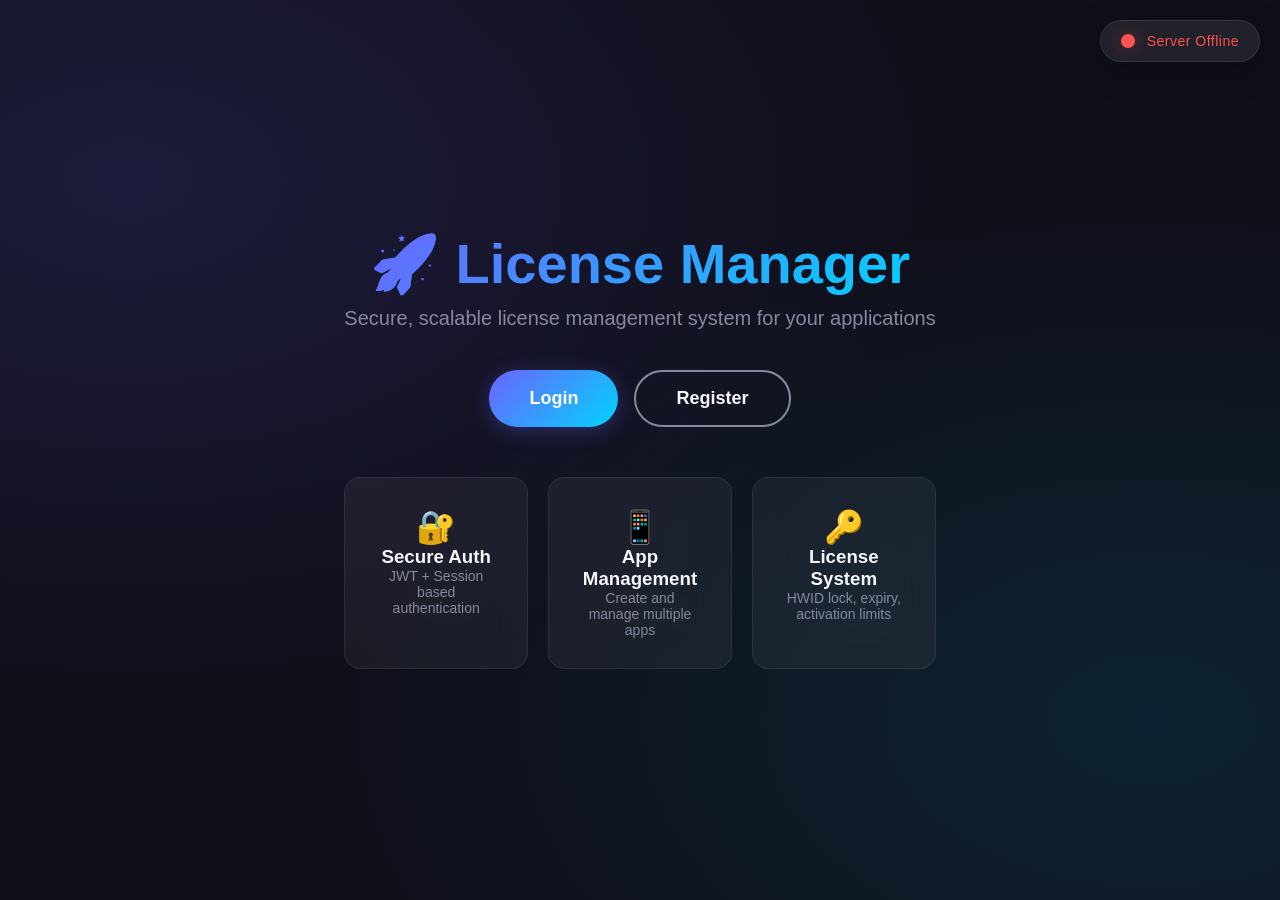
<file: frountend/index.html>
<!DOCTYPE html>
<html lang="en">
<head>
    <meta charset="UTF-8">
    <meta name="viewport" content="width=device-width, initial-scale=1.0">
    <title>License Management System</title>
    <link rel="stylesheet" href="css/style.css">
</head>
<body>
    <!-- Server Status -->
    <div class="server-status">
        <div class="status-dot checking" id="statusDot"></div>
        <span class="status-text checking" id="statusText">Checking...</span>
    </div>

    <!-- Main Content -->
    <div class="container" style="min-height: 100vh; display: flex; align-items: center; justify-content: center; flex-direction: column; text-align: center;">
        <div style="max-width: 700px;">
            <h1 style="font-size: 56px; font-weight: 800; margin-bottom: 10px; background: linear-gradient(135deg, #6C63FF, #00D4FF); -webkit-background-clip: text; -webkit-text-fill-color: transparent;">
                🚀 License Manager
            </h1>
            <p style="font-size: 20px; color: var(--gray); margin-bottom: 40px;">
                Secure, scalable license management system for your applications
            </p>
            
            <div style="display: flex; gap: 16px; justify-content: center; flex-wrap: wrap;">
                <a href="/login.html" class="btn btn-primary btn-lg">Login</a>
                <a href="/register.html" class="btn btn-outline btn-lg">Register</a>
            </div>
            
            <div style="margin-top: 50px; display: grid; grid-template-columns: repeat(auto-fit, minmax(180px, 1fr)); gap: 20px;">
                <div class="card">
                    <div style="font-size: 32px;">🔐</div>
                    <h3>Secure Auth</h3>
                    <p style="color: var(--gray); font-size: 14px;">JWT + Session based authentication</p>
                </div>
                <div class="card">
                    <div style="font-size: 32px;">📱</div>
                    <h3>App Management</h3>
                    <p style="color: var(--gray); font-size: 14px;">Create and manage multiple apps</p>
                </div>
                <div class="card">
                    <div style="font-size: 32px;">🔑</div>
                    <h3>License System</h3>
                    <p style="color: var(--gray); font-size: 14px;">HWID lock, expiry, activation limits</p>
                </div>
            </div>
        </div>
    </div>

    <script src="js/main.js"></script>
</body>
</html>
</file>
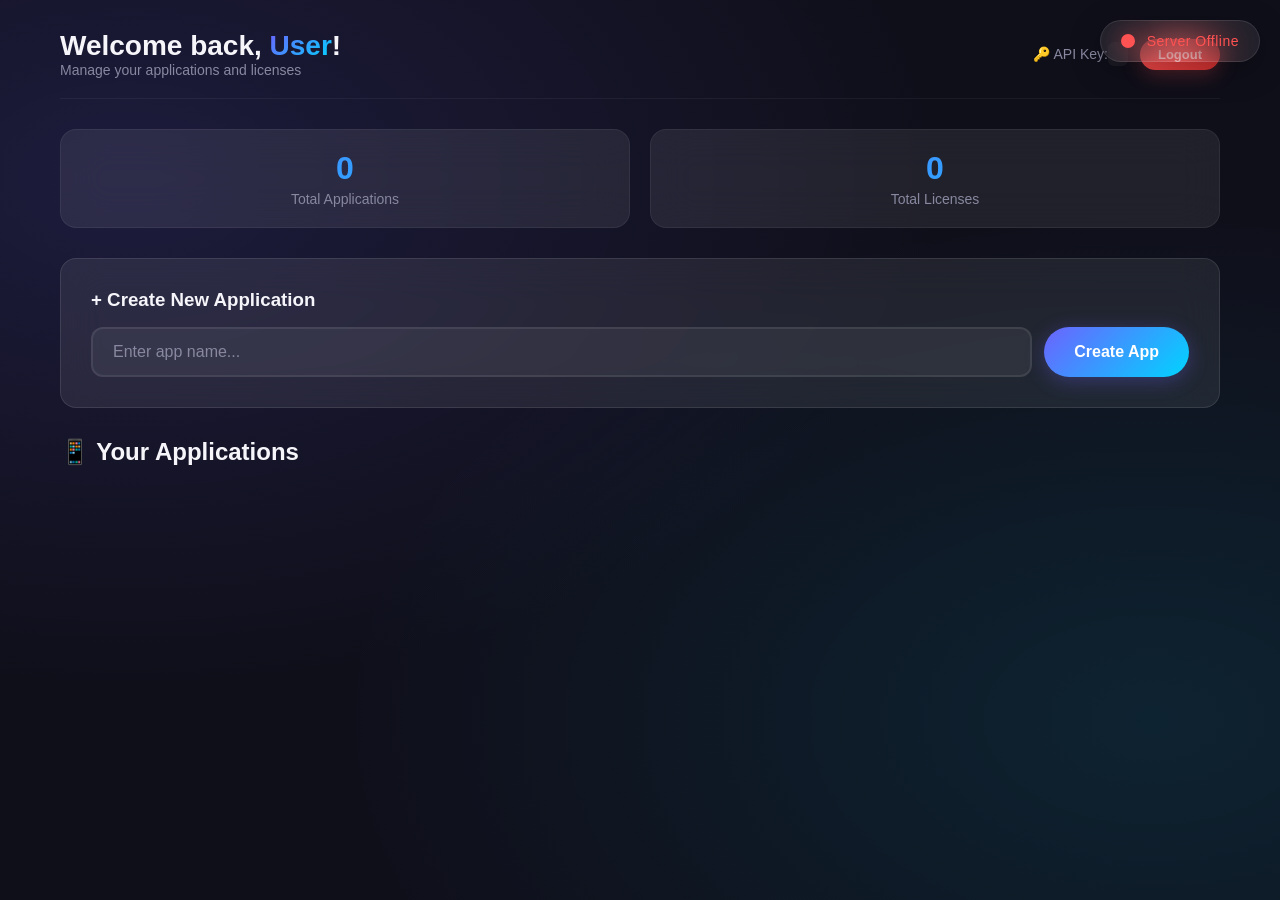
<file: frountend/dashboard.html>
<!DOCTYPE html>
<html lang="en">
<head>
    <meta charset="UTF-8">
    <meta name="viewport" content="width=device-width, initial-scale=1.0">
    <title>Dashboard</title>
    <link rel="stylesheet" href="css/style.css">
</head>
<body>
    <!-- Server Status -->
    <div class="server-status">
        <div class="status-dot checking" id="statusDot"></div>
        <span class="status-text checking" id="statusText">Checking...</span>
    </div>

    <!-- Dashboard -->
    <div class="container">
        <!-- Header -->
        <div class="dashboard-header flex-between">
            <div>
                <h1>Welcome back, <span id="username">User</span>!</h1>
                <p class="user-info">Manage your applications and licenses</p>
            </div>
            <div style="display: flex; gap: 12px; align-items: center;">
                <span style="color: var(--gray); font-size: 14px;">🔑 API Key: <code id="apiKey" style="background: rgba(255,255,255,0.05); padding: 4px 10px; border-radius: 6px;"></code></span>
                <button class="btn btn-danger btn-sm" onclick="logout()">Logout</button>
            </div>
        </div>

        <!-- Stats -->
        <div class="stats-grid">
            <div class="stat-card">
                <div class="number" id="totalApps">0</div>
                <div class="label">Total Applications</div>
            </div>
            <div class="stat-card">
                <div class="number" id="totalLicenses">0</div>
                <div class="label">Total Licenses</div>
            </div>
        </div>

        <!-- Create App -->
        <div class="card-glass" style="margin-bottom: 30px;">
            <h3 style="margin-bottom: 16px;">+ Create New Application</h3>
            <form id="createAppForm" style="display: flex; gap: 12px; flex-wrap: wrap;">
                <input type="text" class="form-control" id="appName" placeholder="Enter app name..." style="flex: 1; min-width: 200px;">
                <button type="submit" class="btn btn-primary">Create App</button>
            </form>
        </div>

        <!-- Applications -->
        <h2 style="margin-bottom: 20px;">📱 Your Applications</h2>
        <div id="appList" class="app-grid"></div>
    </div>

    <script src="js/main.js"></script>
    <script src="js/dashboard.js"></script>
</body>
</html>
</file>
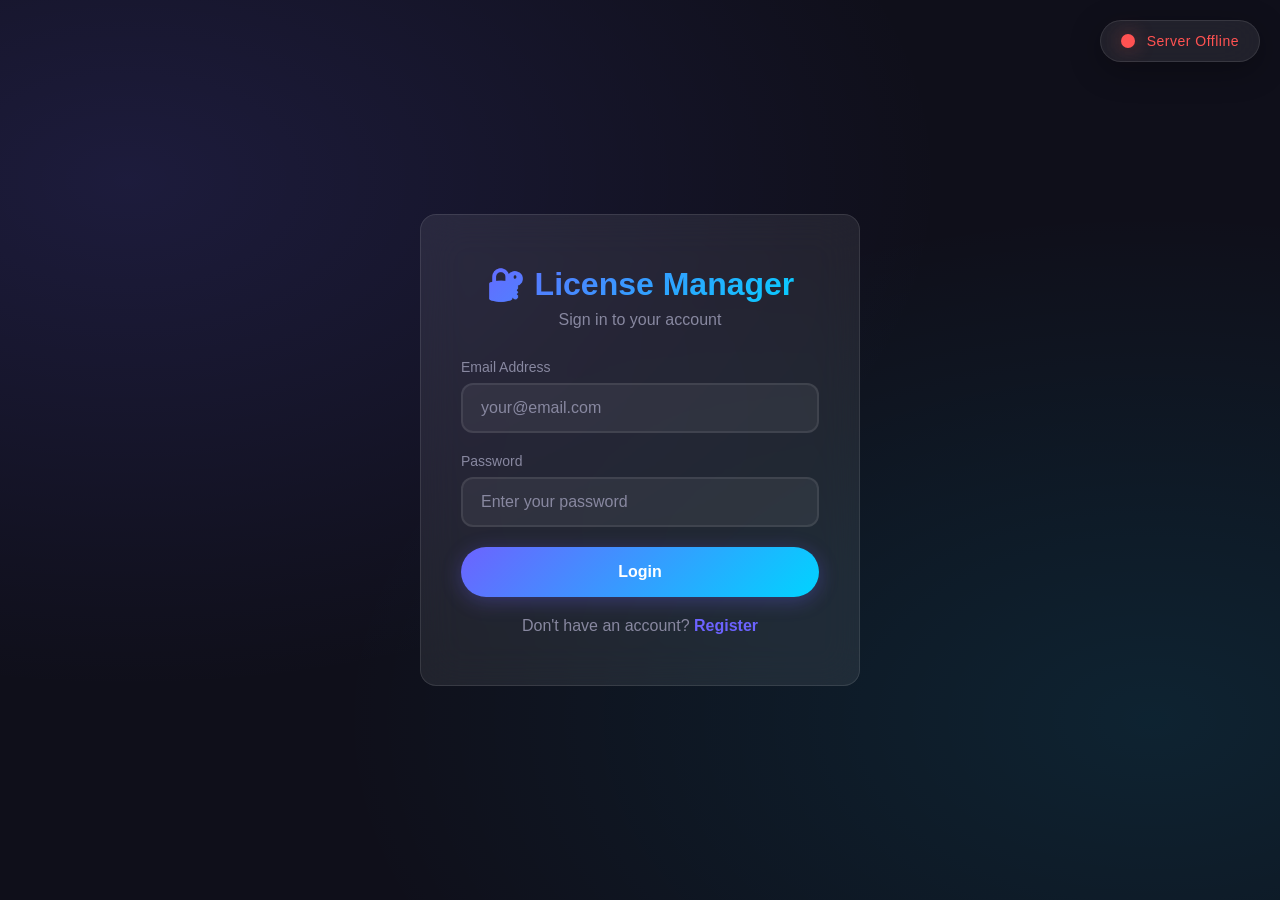
<file: frountend/login.html>
<!DOCTYPE html>
<html lang="en">
<head>
    <meta charset="UTF-8">
    <meta name="viewport" content="width=device-width, initial-scale=1.0">
    <title>Login</title>
    <link rel="stylesheet" href="css/style.css">
</head>
<body>
    <!-- Server Status -->
    <div class="server-status">
        <div class="status-dot checking" id="statusDot"></div>
        <span class="status-text checking" id="statusText">Checking...</span>
    </div>

    <div class="auth-container">
        <div class="auth-card card-glass">
            <div class="logo">🔐 License Manager</div>
            <p class="subtitle">Sign in to your account</p>
            
            <form id="loginForm">
                <div class="form-group">
                    <label>Email Address</label>
                    <input type="email" class="form-control" id="email" placeholder="your@email.com" required>
                </div>
                <div class="form-group">
                    <label>Password</label>
                    <input type="password" class="form-control" id="password" placeholder="Enter your password" required>
                </div>
                <div id="loginMessage" style="margin-bottom: 12px; font-size: 14px;"></div>
                <button type="submit" class="btn btn-primary">Login</button>
            </form>
            
            <div class="auth-footer">
                Don't have an account? <a href="/register.html">Register</a>
            </div>
        </div>
    </div>

    <script src="js/main.js"></script>
    <script src="js/auth.js"></script>
</body>
</html>
</file>
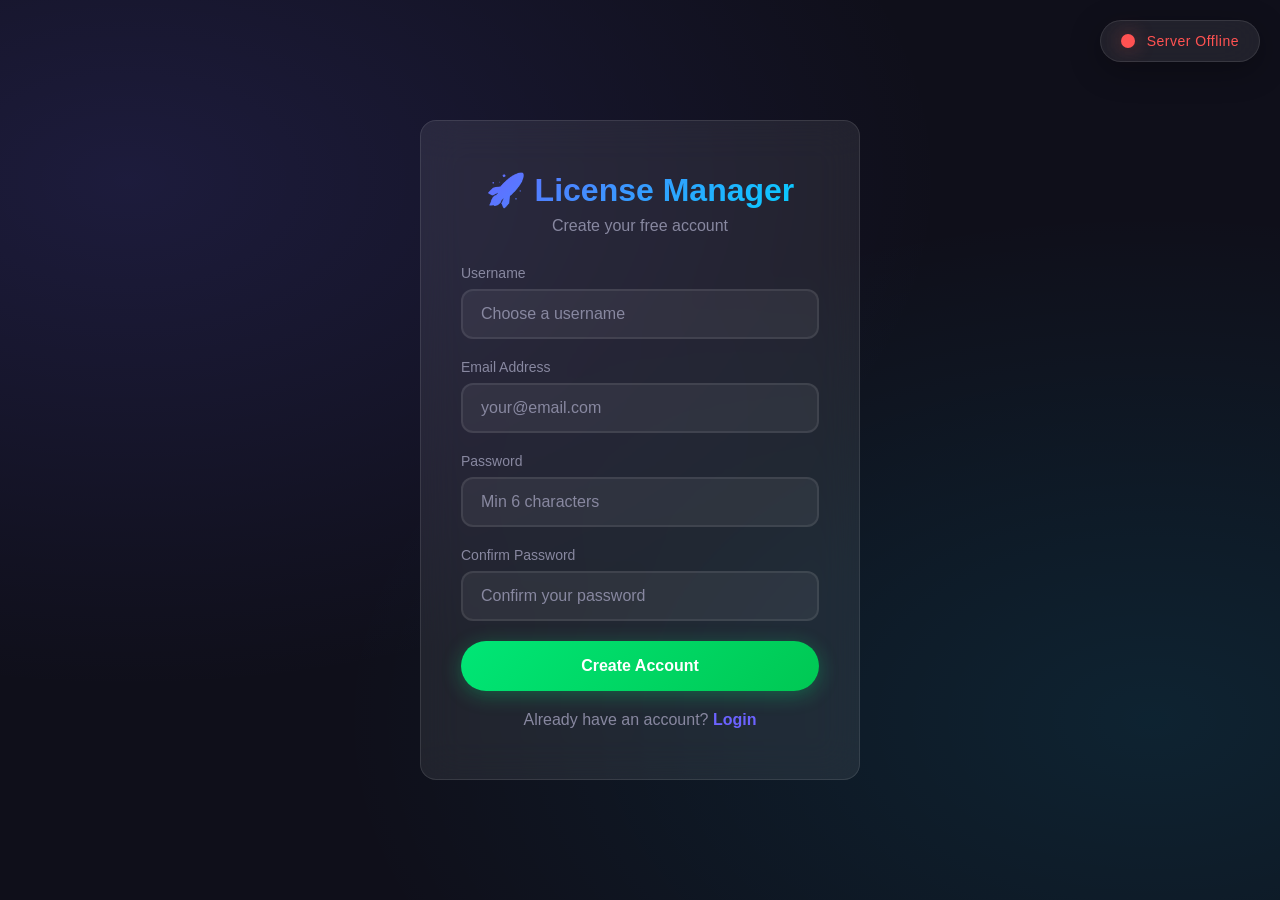
<file: frountend/register.html>
<!DOCTYPE html>
<html lang="en">
<head>
    <meta charset="UTF-8">
    <meta name="viewport" content="width=device-width, initial-scale=1.0">
    <title>Register</title>
    <link rel="stylesheet" href="css/style.css">
</head>
<body>
    <!-- Server Status -->
    <div class="server-status">
        <div class="status-dot checking" id="statusDot"></div>
        <span class="status-text checking" id="statusText">Checking...</span>
    </div>

    <div class="auth-container">
        <div class="auth-card card-glass">
            <div class="logo">🚀 License Manager</div>
            <p class="subtitle">Create your free account</p>
            
            <form id="registerForm">
                <div class="form-group">
                    <label>Username</label>
                    <input type="text" class="form-control" id="username" placeholder="Choose a username" required>
                </div>
                <div class="form-group">
                    <label>Email Address</label>
                    <input type="email" class="form-control" id="email" placeholder="your@email.com" required>
                </div>
                <div class="form-group">
                    <label>Password</label>
                    <input type="password" class="form-control" id="password" placeholder="Min 6 characters" required>
                </div>
                <div class="form-group">
                    <label>Confirm Password</label>
                    <input type="password" class="form-control" id="confirmPassword" placeholder="Confirm your password" required>
                </div>
                <div id="registerMessage" style="margin-bottom: 12px; font-size: 14px;"></div>
                <button type="submit" class="btn btn-success">Create Account</button>
            </form>
            
            <div class="auth-footer">
                Already have an account? <a href="/login.html">Login</a>
            </div>
        </div>
    </div>

    <script src="js/main.js"></script>
    <script src="js/auth.js"></script>
</body>
</html>
</file>
<file: frountend/css/style.css>
/* ==================== ROOT VARIABLES ==================== */
:root {
    --primary: #6C63FF;
    --primary-dark: #5A52D5;
    --primary-light: #8B83FF;
    --secondary: #00D4FF;
    --success: #00E676;
    --danger: #FF5252;
    --warning: #FFB300;
    --dark: #1A1A2E;
    --darker: #0F0F1A;
    --light: #F5F5FA;
    --gray: #8888A0;
    --card-bg: rgba(255, 255, 255, 0.05);
    --glass: rgba(255, 255, 255, 0.08);
    --shadow: 0 8px 32px rgba(0, 0, 0, 0.3);
    --radius: 16px;
    --transition: all 0.3s cubic-bezier(0.4, 0, 0.2, 1);
}

/* ==================== RESET & BASE ==================== */
* {
    margin: 0;
    padding: 0;
    box-sizing: border-box;
}

body {
    font-family: 'Segoe UI', Tahoma, Geneva, Verdana, sans-serif;
    background: var(--darker);
    color: var(--light);
    min-height: 100vh;
    background-image: 
        radial-gradient(ellipse at 10% 20%, rgba(108, 99, 255, 0.15) 0%, transparent 50%),
        radial-gradient(ellipse at 90% 80%, rgba(0, 212, 255, 0.10) 0%, transparent 50%);
    background-attachment: fixed;
}

/* ==================== SCROLLBAR ==================== */
::-webkit-scrollbar {
    width: 8px;
}
::-webkit-scrollbar-track {
    background: var(--darker);
}
::-webkit-scrollbar-thumb {
    background: var(--primary);
    border-radius: 10px;
}
::-webkit-scrollbar-thumb:hover {
    background: var(--primary-dark);
}

/* ==================== UTILITY CLASSES ==================== */
.container {
    max-width: 1200px;
    margin: 0 auto;
    padding: 0 20px;
}

.flex {
    display: flex;
}
.flex-center {
    display: flex;
    align-items: center;
    justify-content: center;
}
.flex-between {
    display: flex;
    align-items: center;
    justify-content: space-between;
}
.flex-col {
    display: flex;
    flex-direction: column;
}
.gap-10 { gap: 10px; }
.gap-20 { gap: 20px; }
.gap-30 { gap: 30px; }

.text-center { text-align: center; }
.text-muted { color: var(--gray); }
.mt-20 { margin-top: 20px; }
.mb-20 { margin-bottom: 20px; }
.mb-10 { margin-bottom: 10px; }
.w-100 { width: 100%; }

.hidden { display: none !important; }

/* ==================== SERVER STATUS INDICATOR ==================== */
.server-status {
    position: fixed;
    top: 20px;
    right: 20px;
    z-index: 1000;
    display: flex;
    align-items: center;
    gap: 12px;
    background: var(--glass);
    backdrop-filter: blur(20px);
    border: 1px solid rgba(255, 255, 255, 0.1);
    padding: 12px 20px;
    border-radius: 50px;
    box-shadow: var(--shadow);
    transition: var(--transition);
}

.server-status:hover {
    transform: scale(1.03);
    border-color: rgba(255, 255, 255, 0.2);
}

.status-dot {
    width: 14px;
    height: 14px;
    border-radius: 50%;
    position: relative;
    transition: var(--transition);
}

.status-dot.online {
    background: var(--success);
    box-shadow: 0 0 20px rgba(0, 230, 118, 0.5);
    animation: pulse-green 2s ease-in-out infinite;
}

.status-dot.offline {
    background: var(--danger);
    box-shadow: 0 0 20px rgba(255, 82, 82, 0.4);
    animation: pulse-red 1.5s ease-in-out infinite;
}

.status-dot.checking {
    background: var(--warning);
    box-shadow: 0 0 20px rgba(255, 179, 0, 0.4);
    animation: pulse-yellow 1s ease-in-out infinite;
}

@keyframes pulse-green {
    0%, 100% { box-shadow: 0 0 20px rgba(0, 230, 118, 0.4); }
    50% { box-shadow: 0 0 40px rgba(0, 230, 118, 0.8), 0 0 60px rgba(0, 230, 118, 0.2); }
}

@keyframes pulse-red {
    0%, 100% { box-shadow: 0 0 20px rgba(255, 82, 82, 0.3); }
    50% { box-shadow: 0 0 40px rgba(255, 82, 82, 0.7), 0 0 60px rgba(255, 82, 82, 0.2); }
}

@keyframes pulse-yellow {
    0%, 100% { box-shadow: 0 0 20px rgba(255, 179, 0, 0.3); }
    50% { box-shadow: 0 0 40px rgba(255, 179, 0, 0.7); }
}

.status-text {
    font-size: 14px;
    font-weight: 500;
    letter-spacing: 0.5px;
}

.status-text.online { color: var(--success); }
.status-text.offline { color: var(--danger); }
.status-text.checking { color: var(--warning); }

/* ==================== BUTTONS ==================== */
.btn {
    padding: 12px 30px;
    border: none;
    border-radius: 50px;
    font-size: 16px;
    font-weight: 600;
    cursor: pointer;
    transition: var(--transition);
    display: inline-flex;
    align-items: center;
    gap: 8px;
    text-decoration: none;
}

.btn-primary {
    background: linear-gradient(135deg, var(--primary), var(--secondary));
    color: white;
    box-shadow: 0 4px 20px rgba(108, 99, 255, 0.3);
}

.btn-primary:hover {
    transform: translateY(-2px);
    box-shadow: 0 6px 30px rgba(108, 99, 255, 0.5);
}

.btn-success {
    background: linear-gradient(135deg, #00E676, #00C853);
    color: white;
    box-shadow: 0 4px 20px rgba(0, 230, 118, 0.3);
}

.btn-success:hover {
    transform: translateY(-2px);
    box-shadow: 0 6px 30px rgba(0, 230, 118, 0.5);
}

.btn-danger {
    background: linear-gradient(135deg, #FF5252, #D32F2F);
    color: white;
    box-shadow: 0 4px 20px rgba(255, 82, 82, 0.3);
}

.btn-danger:hover {
    transform: translateY(-2px);
    box-shadow: 0 6px 30px rgba(255, 82, 82, 0.5);
}

.btn-warning {
    background: linear-gradient(135deg, #FFB300, #F57C00);
    color: white;
    box-shadow: 0 4px 20px rgba(255, 179, 0, 0.3);
}

.btn-warning:hover {
    transform: translateY(-2px);
    box-shadow: 0 6px 30px rgba(255, 179, 0, 0.5);
}

.btn-outline {
    background: transparent;
    color: var(--light);
    border: 2px solid var(--gray);
}

.btn-outline:hover {
    border-color: var(--primary);
    color: var(--primary);
    transform: translateY(-2px);
}

.btn-sm {
    padding: 8px 18px;
    font-size: 13px;
}

.btn-lg {
    padding: 16px 40px;
    font-size: 18px;
}

.btn:disabled {
    opacity: 0.5;
    cursor: not-allowed;
    transform: none !important;
}

/* ==================== CARDS ==================== */
.card {
    background: var(--card-bg);
    backdrop-filter: blur(20px);
    border: 1px solid rgba(255, 255, 255, 0.08);
    border-radius: var(--radius);
    padding: 30px;
    transition: var(--transition);
}

.card:hover {
    border-color: rgba(255, 255, 255, 0.15);
    transform: translateY(-2px);
}

.card-glass {
    background: var(--glass);
    backdrop-filter: blur(20px);
    border: 1px solid rgba(255, 255, 255, 0.1);
    border-radius: var(--radius);
    padding: 30px;
    transition: var(--transition);
}

.card-glass:hover {
    border-color: rgba(255, 255, 255, 0.2);
}

/* ==================== FORMS ==================== */
.form-group {
    margin-bottom: 20px;
}

.form-group label {
    display: block;
    margin-bottom: 8px;
    font-weight: 500;
    color: var(--gray);
    font-size: 14px;
}

.form-control {
    width: 100%;
    padding: 14px 20px;
    background: rgba(255, 255, 255, 0.06);
    border: 2px solid rgba(255, 255, 255, 0.08);
    border-radius: 12px;
    color: var(--light);
    font-size: 16px;
    transition: var(--transition);
    outline: none;
}

.form-control:focus {
    border-color: var(--primary);
    background: rgba(255, 255, 255, 0.08);
    box-shadow: 0 0 30px rgba(108, 99, 255, 0.1);
}

.form-control::placeholder {
    color: var(--gray);
}

.form-control.error {
    border-color: var(--danger);
}

.form-control.success {
    border-color: var(--success);
}

/* ==================== AUTH PAGES ==================== */
.auth-container {
    min-height: 100vh;
    display: flex;
    align-items: center;
    justify-content: center;
    padding: 20px;
}

.auth-card {
    width: 100%;
    max-width: 440px;
    padding: 50px 40px;
}

.auth-card .logo {
    font-size: 32px;
    font-weight: 800;
    background: linear-gradient(135deg, var(--primary), var(--secondary));
    -webkit-background-clip: text;
    -webkit-text-fill-color: transparent;
    text-align: center;
    margin-bottom: 8px;
}

.auth-card .subtitle {
    text-align: center;
    color: var(--gray);
    margin-bottom: 30px;
}

.auth-card .form-control {
    padding: 14px 18px;
}

.auth-card .btn {
    width: 100%;
    justify-content: center;
    padding: 16px;
}

.auth-footer {
    text-align: center;
    margin-top: 20px;
    color: var(--gray);
}

.auth-footer a {
    color: var(--primary);
    text-decoration: none;
    font-weight: 600;
}

.auth-footer a:hover {
    text-decoration: underline;
}

/* ==================== DASHBOARD ==================== */
.dashboard-header {
    padding: 30px 0 20px 0;
    border-bottom: 1px solid rgba(255, 255, 255, 0.05);
    margin-bottom: 30px;
}

.dashboard-header h1 {
    font-size: 28px;
    font-weight: 700;
}

.dashboard-header h1 span {
    background: linear-gradient(135deg, var(--primary), var(--secondary));
    -webkit-background-clip: text;
    -webkit-text-fill-color: transparent;
}

.dashboard-header .user-info {
    color: var(--gray);
    font-size: 14px;
}

/* ==================== STATS GRID ==================== */
.stats-grid {
    display: grid;
    grid-template-columns: repeat(auto-fit, minmax(200px, 1fr));
    gap: 20px;
    margin-bottom: 30px;
}

.stat-card {
    background: var(--glass);
    backdrop-filter: blur(20px);
    border: 1px solid rgba(255, 255, 255, 0.06);
    border-radius: var(--radius);
    padding: 20px 24px;
    text-align: center;
    transition: var(--transition);
}

.stat-card:hover {
    transform: translateY(-3px);
    border-color: rgba(255, 255, 255, 0.12);
}

.stat-card .number {
    font-size: 32px;
    font-weight: 700;
    background: linear-gradient(135deg, var(--primary), var(--secondary));
    -webkit-background-clip: text;
    -webkit-text-fill-color: transparent;
}

.stat-card .label {
    color: var(--gray);
    font-size: 14px;
    margin-top: 4px;
}

/* ==================== APP CARDS ==================== */
.app-grid {
    display: grid;
    grid-template-columns: repeat(auto-fill, minmax(340px, 1fr));
    gap: 24px;
    margin-top: 20px;
}

.app-card {
    background: var(--glass);
    backdrop-filter: blur(20px);
    border: 1px solid rgba(255, 255, 255, 0.06);
    border-radius: var(--radius);
    padding: 24px;
    transition: var(--transition);
}

.app-card:hover {
    border-color: rgba(255, 255, 255, 0.12);
    transform: translateY(-4px);
    box-shadow: var(--shadow);
}

.app-card .app-header {
    display: flex;
    justify-content: space-between;
    align-items: flex-start;
    margin-bottom: 12px;
}

.app-card .app-name {
    font-size: 20px;
    font-weight: 600;
}

.app-card .app-name .badge {
    font-size: 11px;
    font-weight: 500;
    padding: 2px 12px;
    border-radius: 50px;
    background: rgba(0, 230, 118, 0.15);
    color: var(--success);
    margin-left: 10px;
}

.app-card .app-name .badge.inactive {
    background: rgba(255, 82, 82, 0.15);
    color: var(--danger);
}

.app-card .app-details {
    color: var(--gray);
    font-size: 13px;
    margin-bottom: 16px;
}

.app-card .app-details code {
    background: rgba(255, 255, 255, 0.05);
    padding: 2px 8px;
    border-radius: 6px;
    font-size: 12px;
    font-family: monospace;
}

.app-card .app-actions {
    display: flex;
    gap: 8px;
    flex-wrap: wrap;
    margin-top: 12px;
    padding-top: 16px;
    border-top: 1px solid rgba(255, 255, 255, 0.05);
}

/* ==================== LICENSE ITEMS ==================== */
.license-item {
    background: rgba(255, 255, 255, 0.03);
    border-radius: 10px;
    padding: 12px 16px;
    margin-top: 10px;
    display: flex;
    justify-content: space-between;
    align-items: center;
    flex-wrap: wrap;
    gap: 8px;
}

.license-item .key {
    font-family: monospace;
    font-size: 14px;
    font-weight: 600;
    color: var(--secondary);
}

.license-item .status-badge {
    font-size: 11px;
    padding: 2px 14px;
    border-radius: 50px;
    font-weight: 500;
}

.license-item .status-badge.active {
    background: rgba(0, 230, 118, 0.15);
    color: var(--success);
}

.license-item .status-badge.inactive {
    background: rgba(255, 82, 82, 0.15);
    color: var(--danger);
}

.license-item .status-badge.expired {
    background: rgba(255, 179, 0, 0.15);
    color: var(--warning);
}

.license-item .actions {
    display: flex;
    gap: 6px;
}

/* ==================== ADMIN PANEL ==================== */
.admin-stats {
    display: grid;
    grid-template-columns: repeat(auto-fit, minmax(180px, 1fr));
    gap: 16px;
    margin-bottom: 30px;
}

.admin-table {
    width: 100%;
    overflow-x: auto;
}

.admin-table table {
    width: 100%;
    border-collapse: collapse;
    font-size: 14px;
}

.admin-table th {
    text-align: left;
    padding: 12px 16px;
    background: rgba(255, 255, 255, 0.03);
    color: var(--gray);
    font-weight: 600;
    border-bottom: 1px solid rgba(255, 255, 255, 0.05);
}

.admin-table td {
    padding: 12px 16px;
    border-bottom: 1px solid rgba(255, 255, 255, 0.03);
}

.admin-table tr:hover td {
    background: rgba(255, 255, 255, 0.02);
}

.admin-table .badge {
    font-size: 11px;
    padding: 2px 12px;
    border-radius: 50px;
    font-weight: 500;
}

.admin-table .badge.admin {
    background: rgba(108, 99, 255, 0.15);
    color: var(--primary-light);
}

.admin-table .badge.user {
    background: rgba(255, 255, 255, 0.05);
    color: var(--gray);
}

.admin-table .badge.banned {
    background: rgba(255, 82, 82, 0.15);
    color: var(--danger);
}

/* ==================== TOAST / ALERTS ==================== */
.toast-container {
    position: fixed;
    top: 80px;
    right: 20px;
    z-index: 9999;
    display: flex;
    flex-direction: column;
    gap: 10px;
    max-width: 380px;
}

.toast {
    padding: 16px 24px;
    border-radius: 12px;
    background: var(--glass);
    backdrop-filter: blur(20px);
    border: 1px solid rgba(255, 255, 255, 0.1);
    color: var(--light);
    font-size: 14px;
    font-weight: 500;
    animation: slideIn 0.4s ease;
    box-shadow: var(--shadow);
}

.toast-success {
    border-left: 4px solid var(--success);
}

.toast-error {
    border-left: 4px solid var(--danger);
}

.toast-warning {
    border-left: 4px solid var(--warning);
}

.toast-info {
    border-left: 4px solid var(--secondary);
}

@keyframes slideIn {
    from {
        transform: translateX(100%);
        opacity: 0;
    }
    to {
        transform: translateX(0);
        opacity: 1;
    }
}

/* ==================== MODAL ==================== */
.modal-overlay {
    position: fixed;
    top: 0;
    left: 0;
    width: 100%;
    height: 100%;
    background: rgba(0, 0, 0, 0.7);
    backdrop-filter: blur(8px);
    z-index: 999;
    display: flex;
    align-items: center;
    justify-content: center;
    animation: fadeIn 0.3s ease;
}

.modal-overlay.hidden {
    display: none;
}

.modal {
    background: var(--dark);
    border: 1px solid rgba(255, 255, 255, 0.08);
    border-radius: var(--radius);
    padding: 40px;
    max-width: 500px;
    width: 90%;
    max-height: 80vh;
    overflow-y: auto;
    animation: scaleIn 0.3s ease;
}

@keyframes fadeIn {
    from { opacity: 0; }
    to { opacity: 1; }
}

@keyframes scaleIn {
    from {
        transform: scale(0.9);
        opacity: 0;
    }
    to {
        transform: scale(1);
        opacity: 1;
    }
}

.modal h2 {
    margin-bottom: 20px;
}

.modal .btn {
    width: 100%;
    justify-content: center;
}

/* ==================== LOADING SPINNER ==================== */
.spinner {
    display: inline-block;
    width: 20px;
    height: 20px;
    border: 3px solid rgba(255, 255, 255, 0.1);
    border-top-color: var(--primary);
    border-radius: 50%;
    animation: spin 0.8s linear infinite;
}

@keyframes spin {
    to { transform: rotate(360deg); }
}

/* ==================== RESPONSIVE ==================== */
@media (max-width: 768px) {
    .server-status {
        top: 12px;
        right: 12px;
        padding: 8px 14px;
        font-size: 12px;
    }
    
    .server-status .status-text {
        font-size: 12px;
    }
    
    .auth-card {
        padding: 30px 20px;
    }
    
    .dashboard-header h1 {
        font-size: 22px;
    }
    
    .app-grid {
        grid-template-columns: 1fr;
    }
    
    .stats-grid {
        grid-template-columns: repeat(2, 1fr);
    }
    
    .admin-stats {
        grid-template-columns: repeat(2, 1fr);
    }
    
    .modal {
        padding: 24px;
    }
}

@media (max-width: 480px) {
    .stats-grid {
        grid-template-columns: 1fr;
    }
    
    .admin-stats {
        grid-template-columns: 1fr;
    }
    
    .license-item {
        flex-direction: column;
        align-items: stretch;
    }
}
</file>
